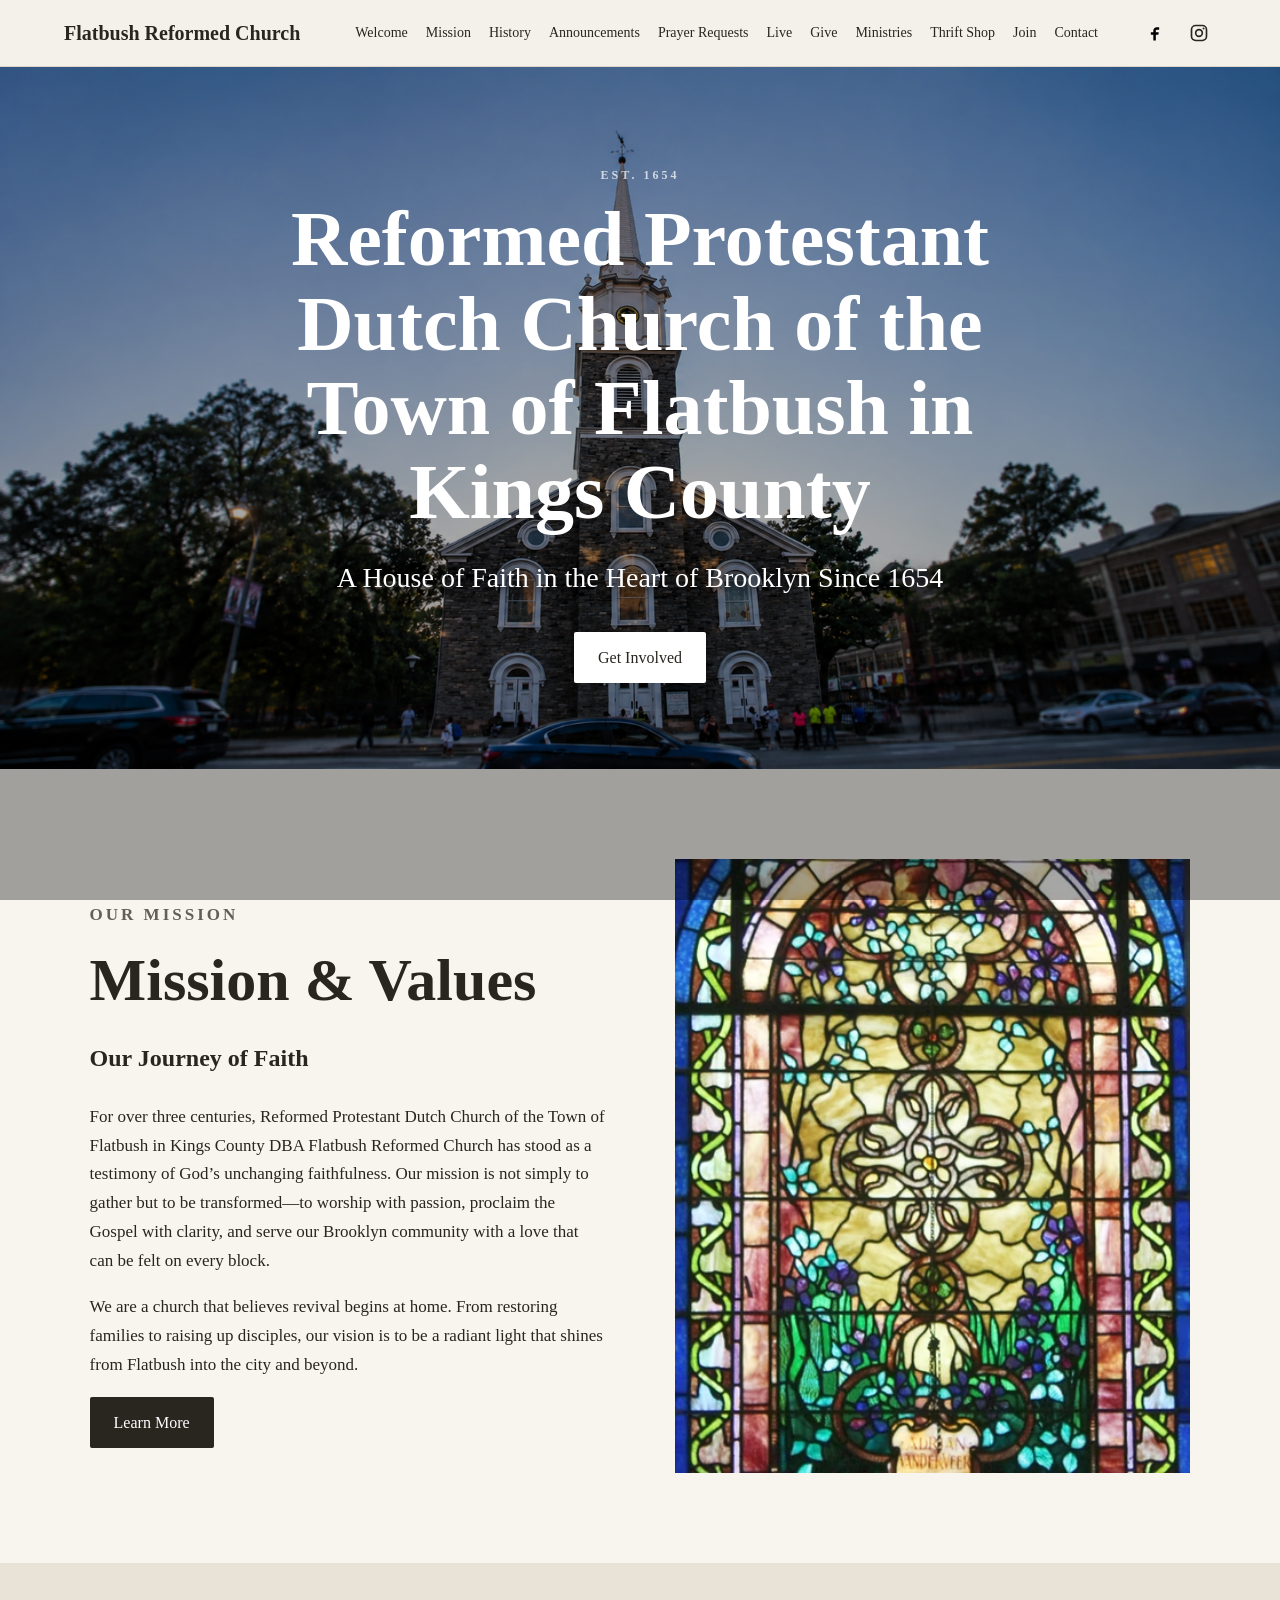
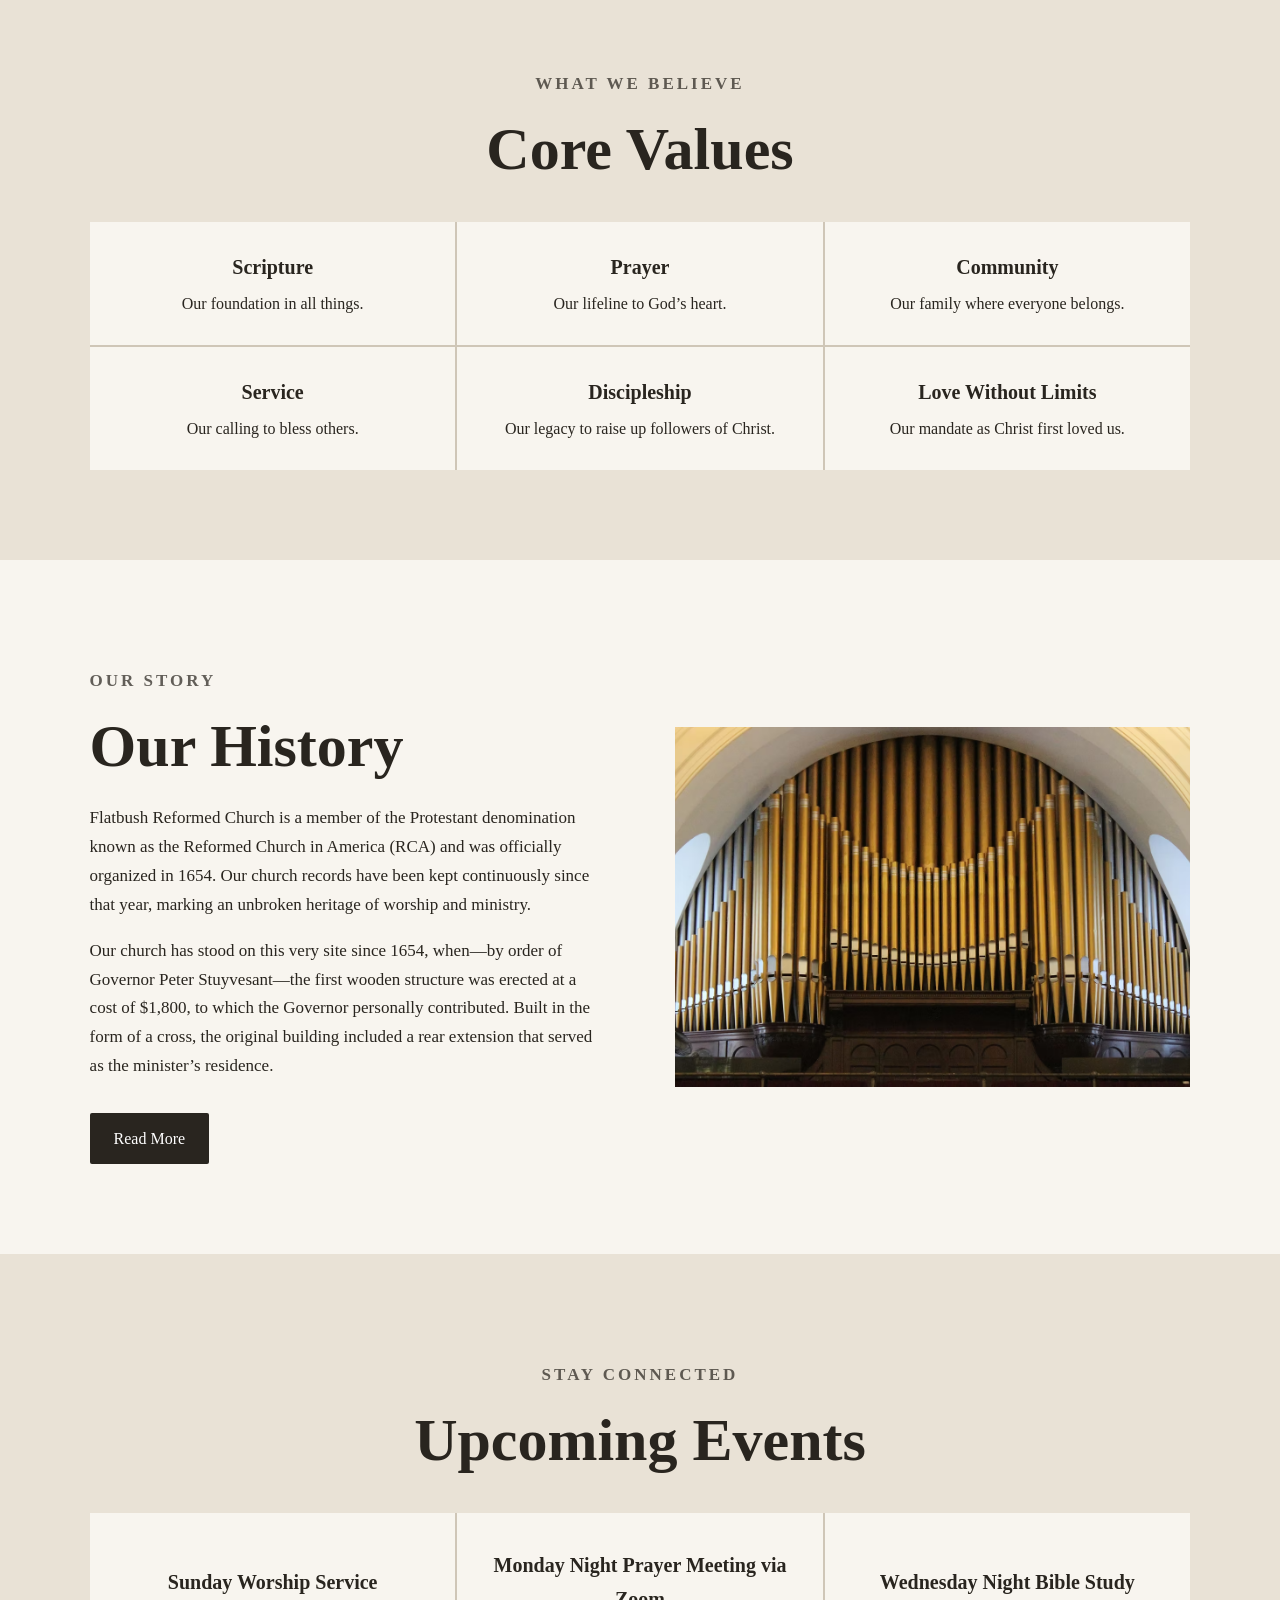
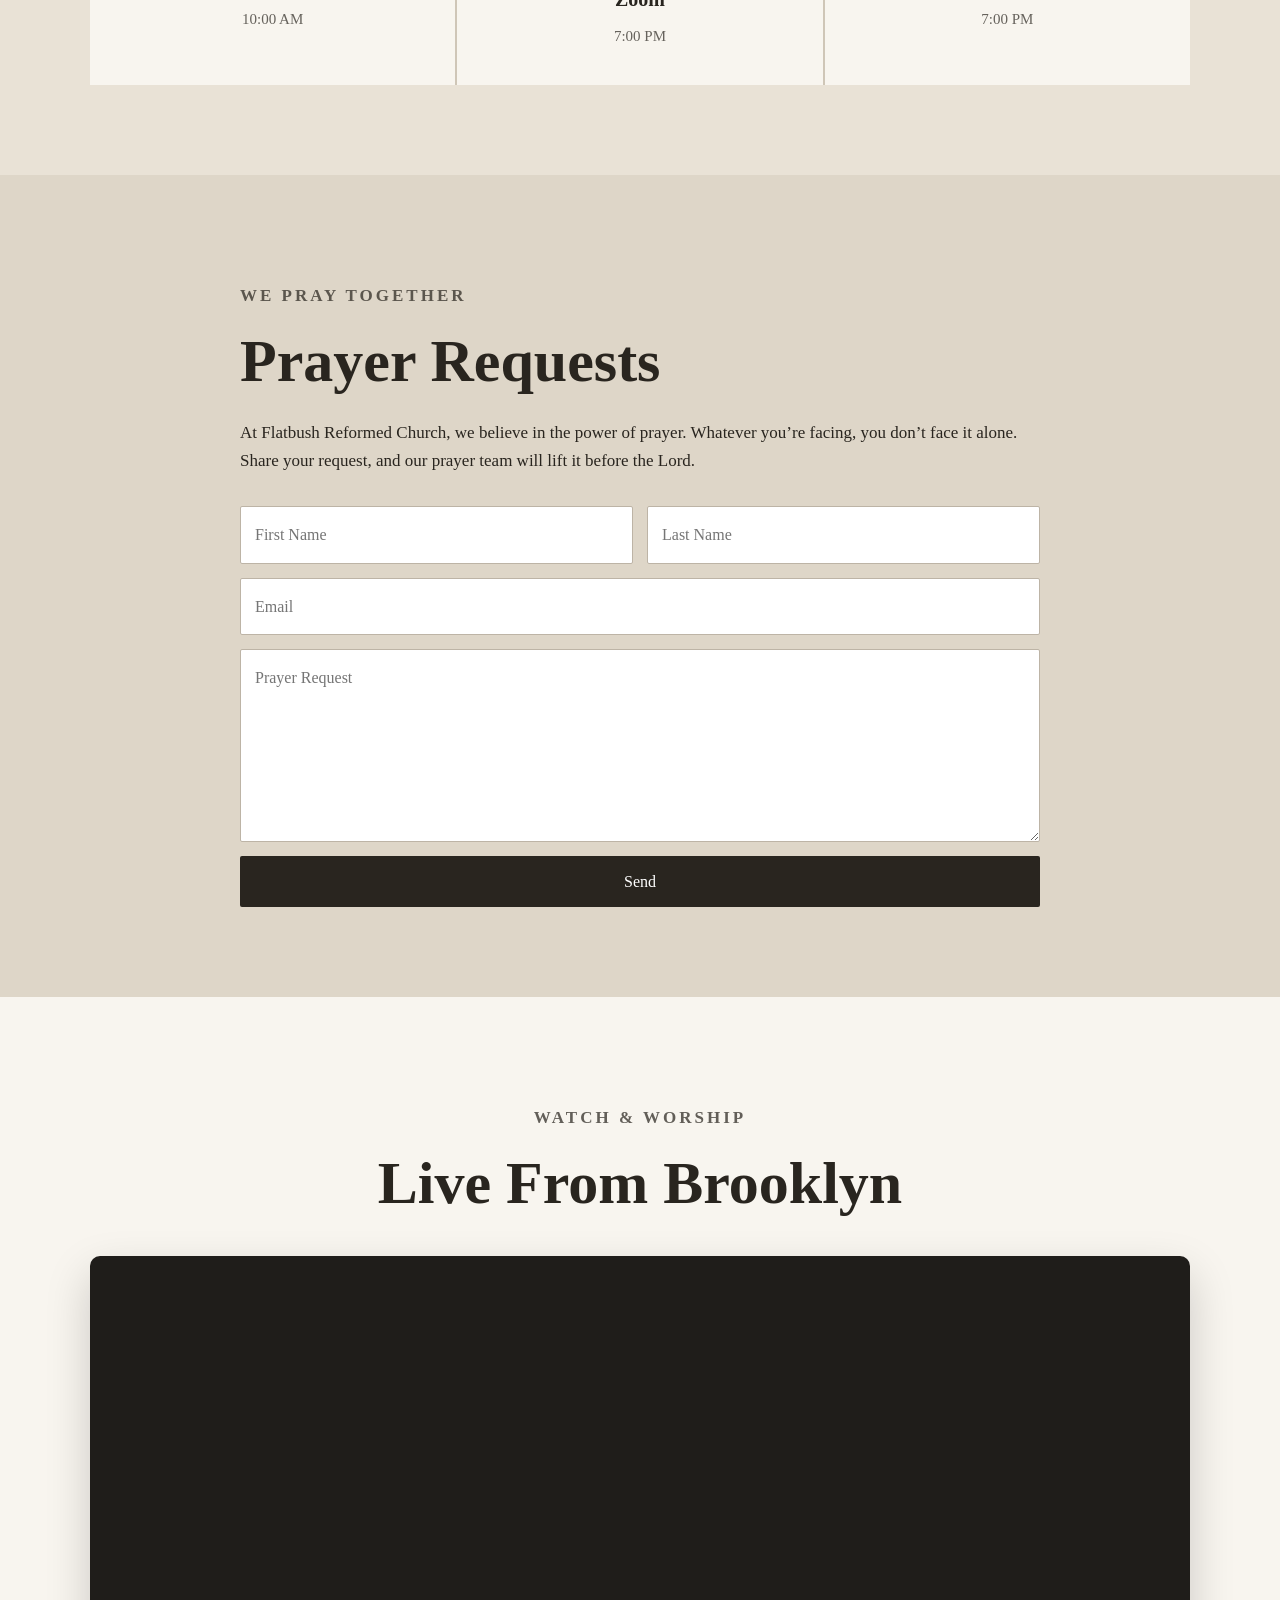
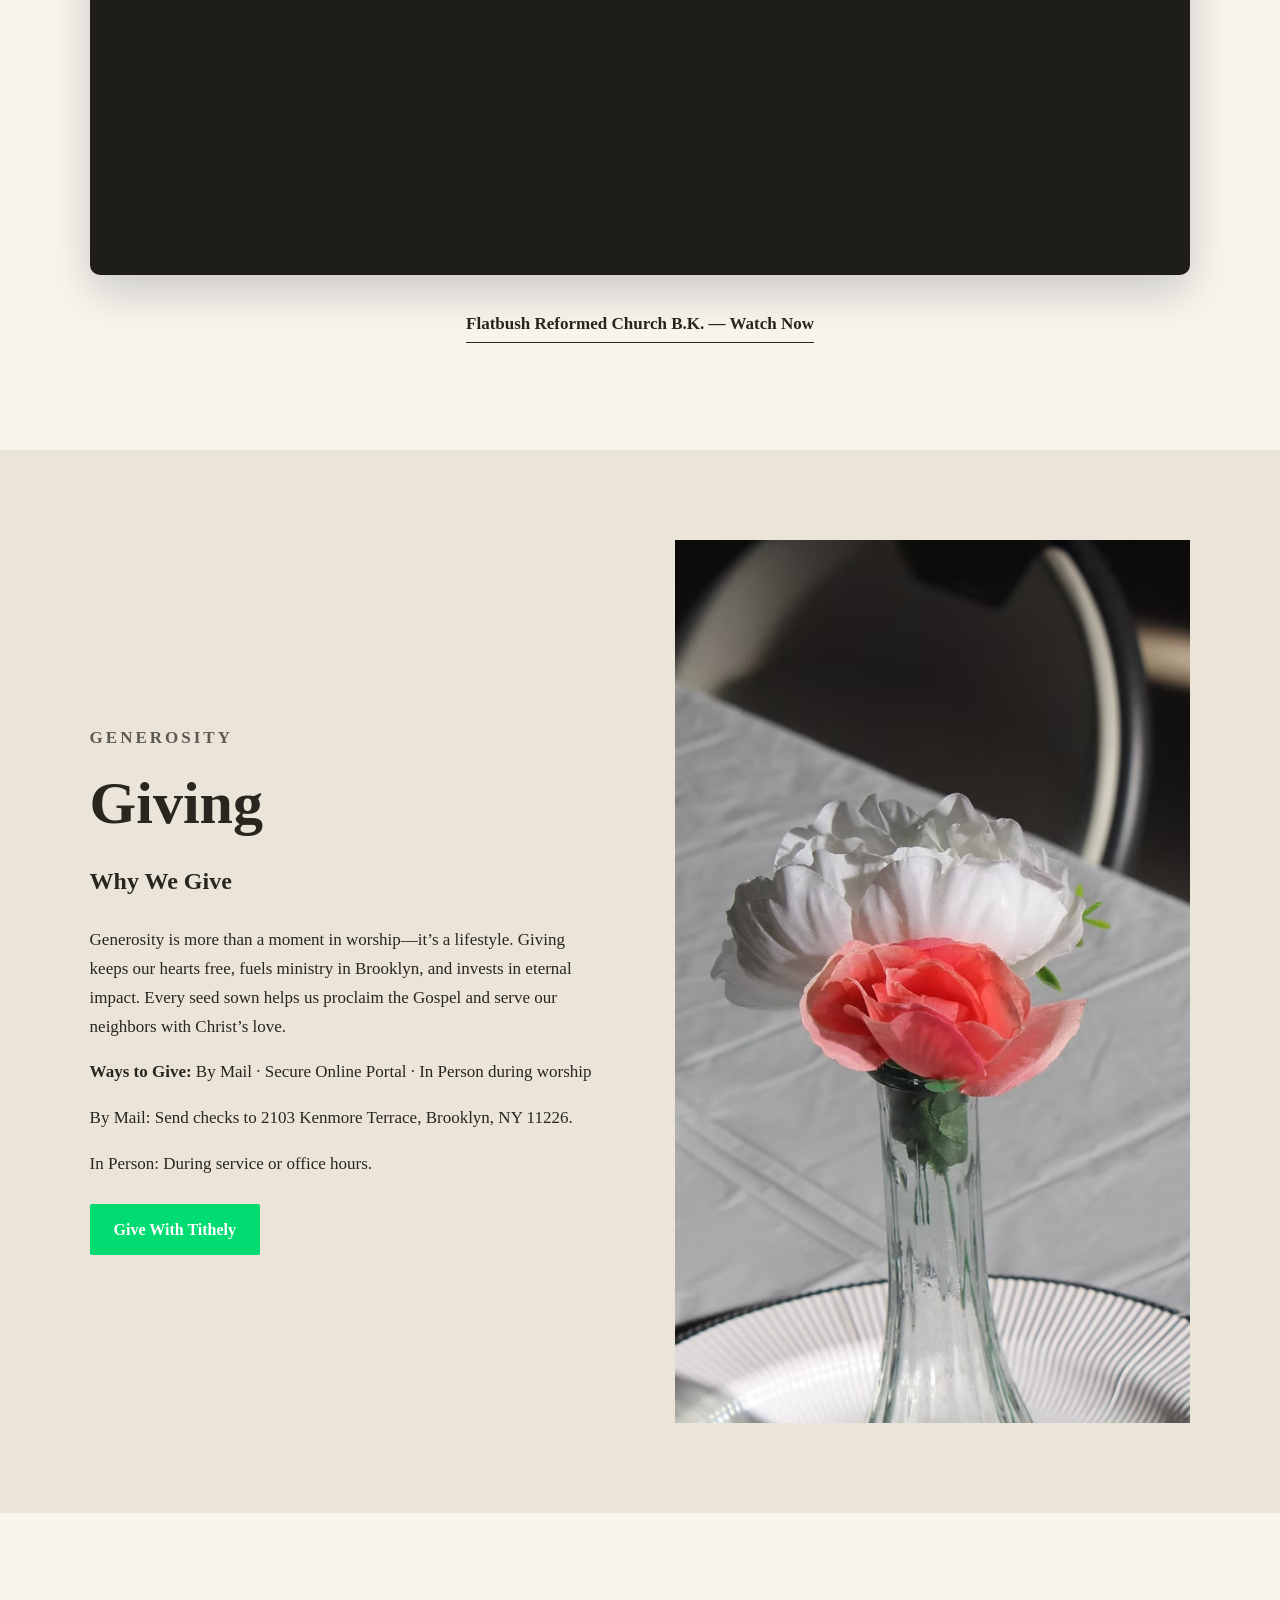
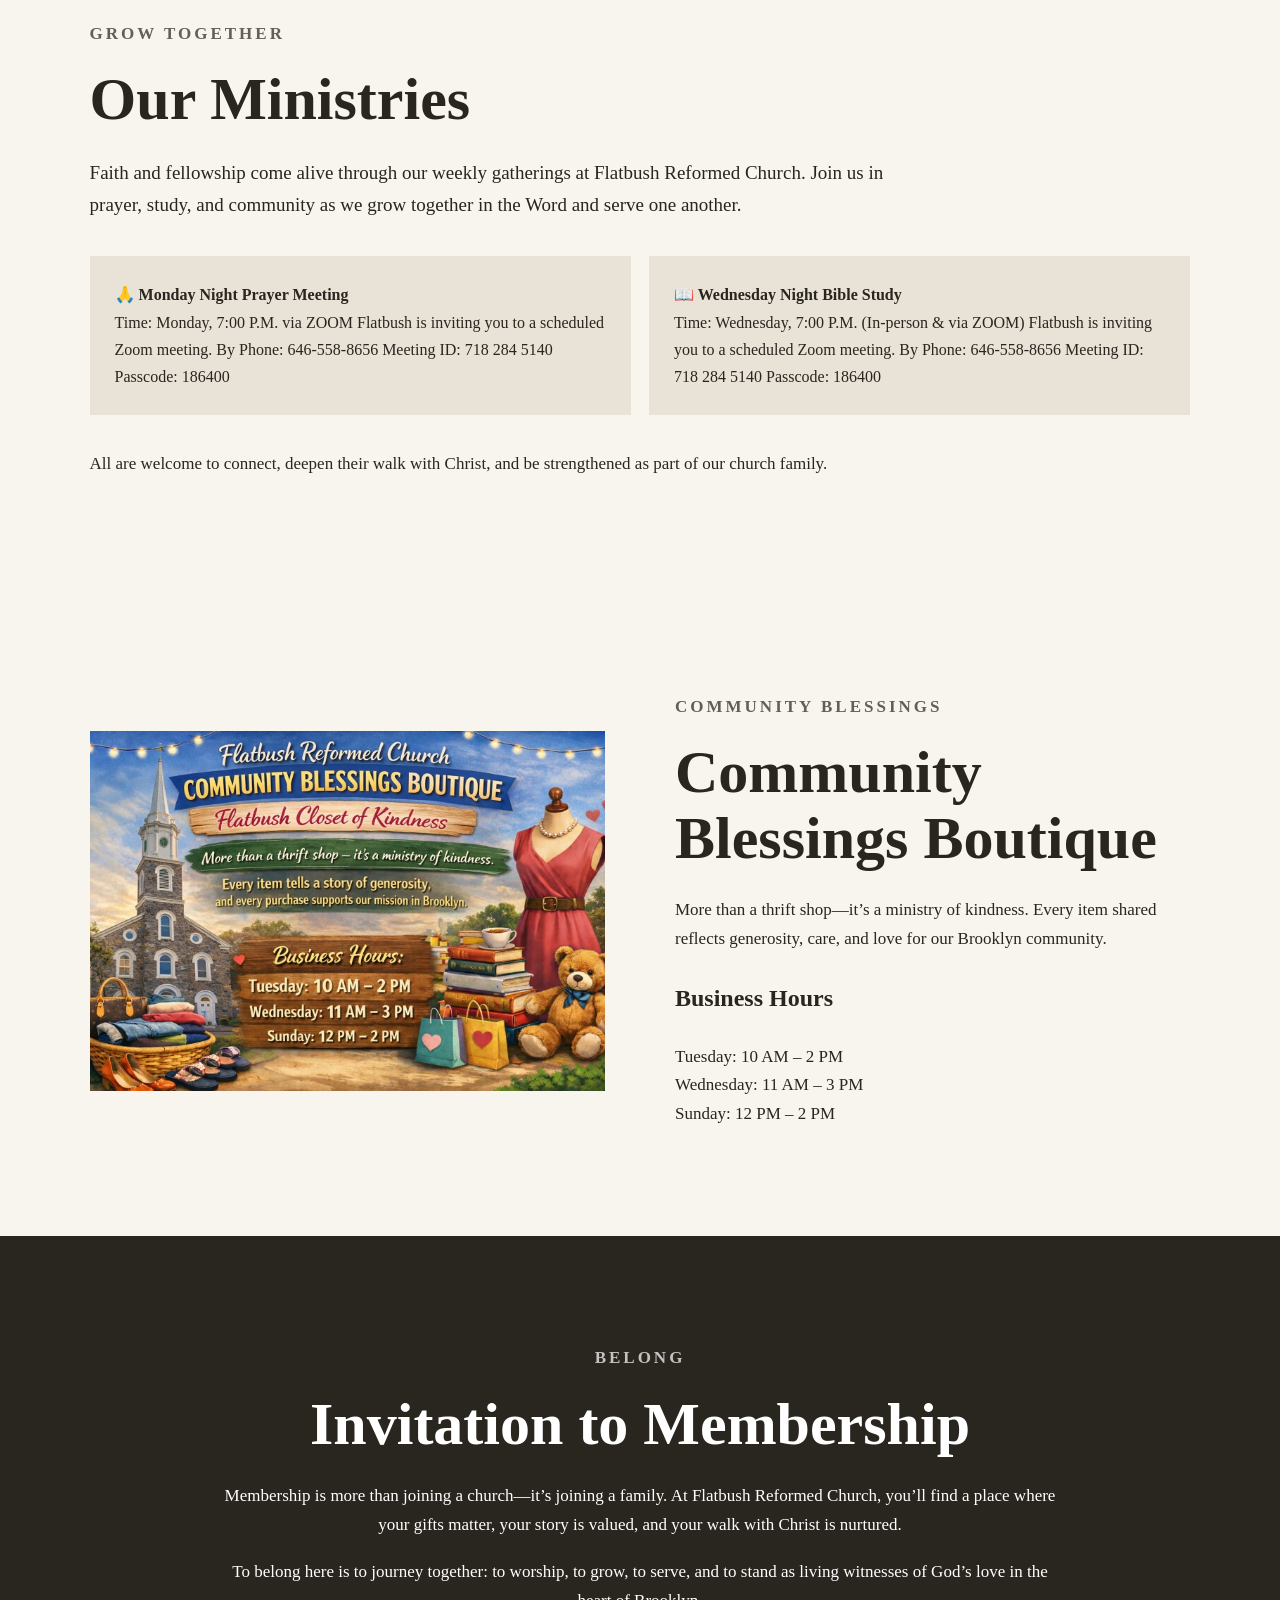
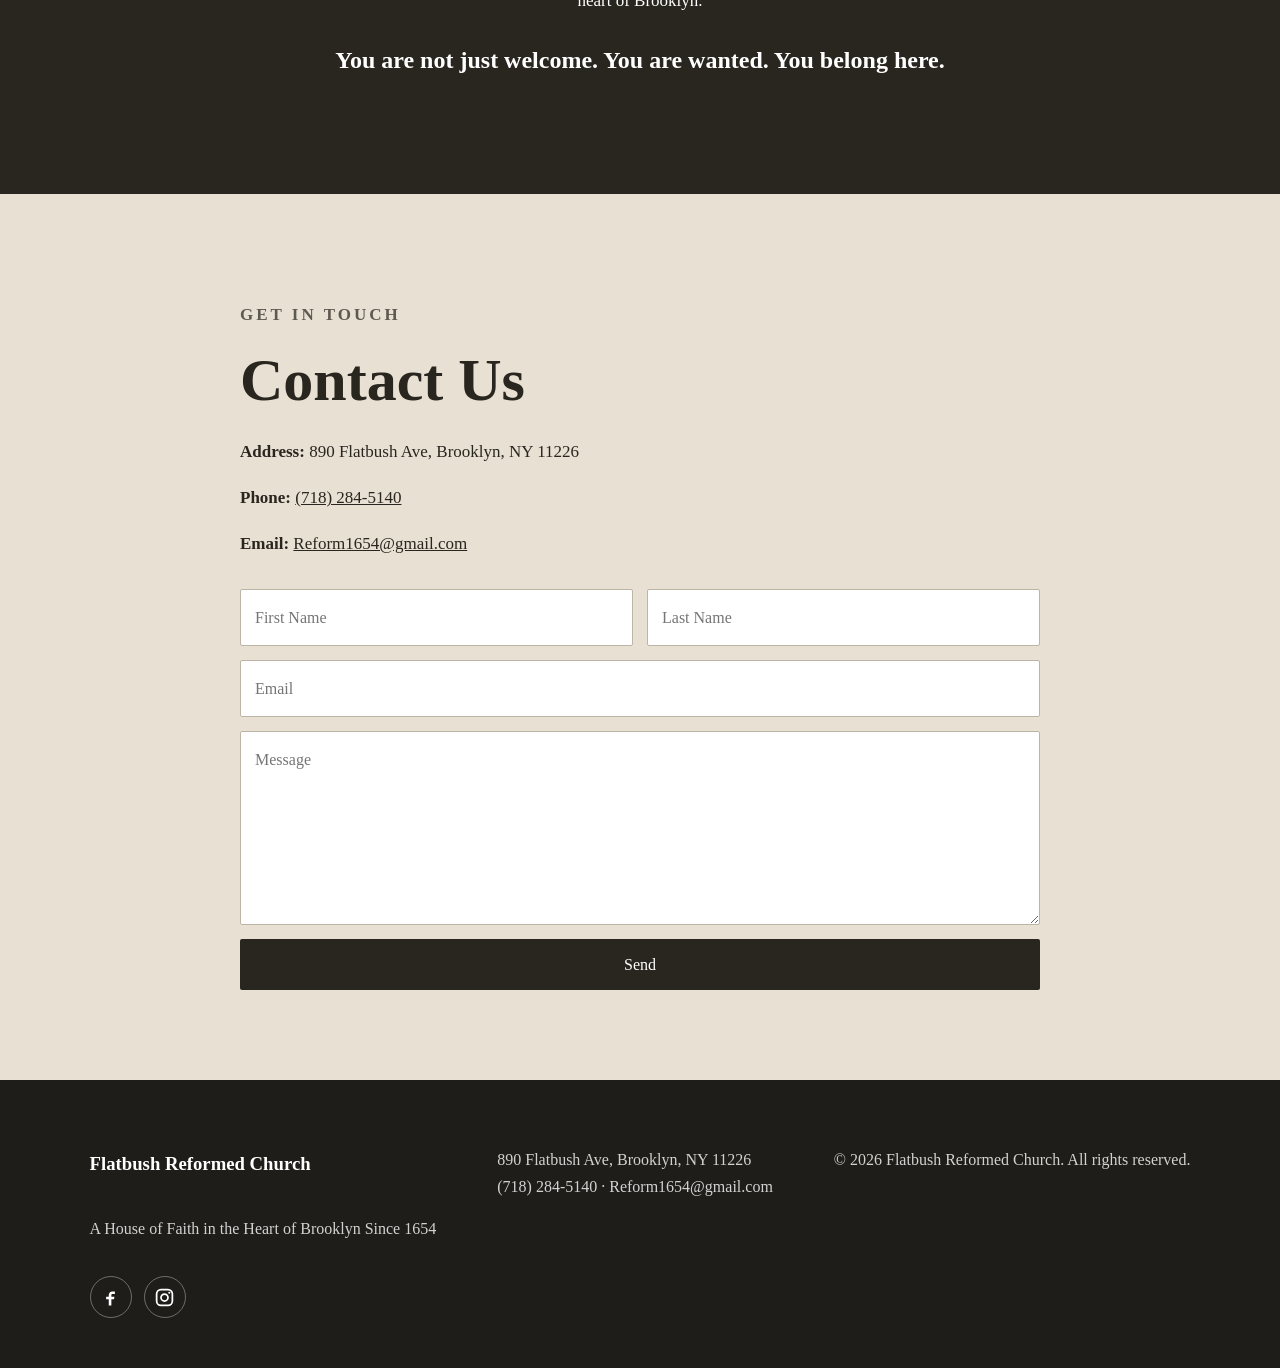
<file: index.html>
<!DOCTYPE html>
<html lang="en">
<head>
  <meta charset="UTF-8">
  <meta name="viewport" content="width=device-width, initial-scale=1.0">
  <meta name="description" content="Flatbush Reformed Church — A House of Faith in the Heart of Brooklyn Since 1654.">
  <title>Flatbush Reformed Church</title>
  <link rel="stylesheet" href="style.css">
  <script 
  src="https://www.paypal.com/sdk/js?client-id=BAAwhDmvGGTH9ZdEISreVaonYa-EAsU48Jk8GW_Mlp2YmXoyKG6aj04fv0CQ9r_OIMmAckM2yUxSSQhewE&components=hosted-buttons&enable-funding=venmo&currency=USD">
</script>
</head>
<body>
<header class="site-header">
  <a class="logo" href="#welcome">Flatbush Reformed Church</a>

  <button class="menu-toggle" aria-label="Open menu">☰</button>

  <nav>
    <a href="#welcome">Welcome</a>
    <a href="#mission">Mission</a>
    <a href="#history">History</a>
    <a href="#announcements">Announcements</a>
    <a href="#prayer">Prayer Requests</a>
    <a href="#live">Live</a>
    <a href="#give">Give</a>
    <a href="#ministries">Ministries</a>
    <a href="#boutique">Thrift Shop</a>
    <a href="#join">Join</a>
    <a href="#contact">Contact</a>
  </nav>

  <div class="header-socials">

    <!-- Facebook -->
    <a
      href="https://www.facebook.com/FlatbushReformedChurch"
      target="_blank"
      rel="noopener noreferrer"
      aria-label="Facebook">

      <svg viewBox="0 0 24 24">
        <path d="M14 8h3V5h-3c-2.2 0-4 1.8-4 4v2H7v3h3v7h3v-7h3l.5-3H13V9c0-.6.4-1 1-1z"/>
      </svg>

    </a>

    <!-- Instagram -->
    <a
      href="https://www.instagram.com/flatbushreformedchurch/"
      target="_blank"
      rel="noopener noreferrer"
      aria-label="Instagram">

      <svg viewBox="0 0 24 24">
        <rect x="3" y="3" width="18" height="18" rx="5"
              fill="none" stroke="currentColor" stroke-width="2"/>
        <circle cx="12" cy="12" r="4"
                fill="none" stroke="currentColor" stroke-width="2"/>
        <circle cx="17.5" cy="6.5" r="1.2"
                fill="currentColor"/>
      </svg>

    </a>

  </div>
</header>

<main>
<section id="welcome" class="hero">
  <div class="overlay">
    <p class="eyebrow">EST. 1654</p>
    <h1>Reformed Protestant Dutch Church of the Town of Flatbush in Kings County</h1>
    <p>A House of Faith in the Heart of Brooklyn Since 1654</p>
    <a class="button" href="#mission">Get Involved</a>
  </div>
</section>

<section id="mission" class="section two-col">
  <div>
    <p class="eyebrow">OUR MISSION</p>
    <h2>Mission &amp; Values</h2>
    <h3>Our Journey of Faith</h3>
    <p>For over three centuries, Reformed Protestant Dutch Church of the Town of Flatbush in Kings County DBA Flatbush Reformed Church has stood as a testimony of God’s unchanging faithfulness. Our mission is not simply to gather but to be transformed—to worship with passion, proclaim the Gospel with clarity, and serve our Brooklyn community with a love that can be felt on every block.</p>
    <p>We are a church that believes revival begins at home. From restoring families to raising up disciples, our vision is to be a radiant light that shines from Flatbush into the city and beyond.</p>
    <a class="button dark" href="#history">Learn More</a>
  </div>
  <div class="image-card"><img src="images/mission.avif" alt="Flatbush Reformed Church"></div>
</section>

<section class="section values">
  <p class="eyebrow">WHAT WE BELIEVE</p>
  <h2>Core Values</h2>
  <div class="value-grid">
    <div><b>Scripture</b><span>Our foundation in all things.</span></div>
    <div><b>Prayer</b><span>Our lifeline to God’s heart.</span></div>
    <div><b>Community</b><span>Our family where everyone belongs.</span></div>
    <div><b>Service</b><span>Our calling to bless others.</span></div>
    <div><b>Discipleship</b><span>Our legacy to raise up followers of Christ.</span></div>
    <div><b>Love Without Limits</b><span>Our mandate as Christ first loved us.</span></div>
  </div>
</section>

<section id="history" class="section two-col history">
  <div>
    <p class="eyebrow">OUR STORY</p>
    <h2>Our History</h2>


<p>Flatbush Reformed Church is a member of the Protestant denomination known as the Reformed Church in America (RCA) and was officially organized in 1654. Our church records have been kept continuously since that year, marking an unbroken heritage of worship and ministry.</p>

<p>Our church has stood on this very site since 1654, when—by order of Governor Peter Stuyvesant—the first wooden structure was erected at a cost of $1,800, to which the Governor personally contributed. Built in the form of a cross, the original building included a rear extension that served as the minister’s residence.</p>

<div id="more-history" class="more-history">
  <h3>Early Church Buildings</h3>

  <p><strong>1699:</strong> The first wooden church was replaced by a stone structure measuring 65 by 50 feet, built in the form of a square. A central cupola housed a bell, which was tolled from the center of the auditorium. In worship, men and women sat separately—women in the center seats, men around the perimeter. During this period, the tradition began of burying members beneath the church. This second building stood during the American Revolution, and its bell was used to warn of the British approach during the Battle of Long Island.</p>

  <p><strong>1796:</strong> The second structure was removed, and our present sanctuary was built on the same site. Stones from the earlier building were used in the new six-foot-thick foundation. Most of the wall stones were quarried at Hell Gate, the brownstone for the upper courses came from local Brooklyn woods, and the bricks around the doors and windows were imported from Holland as ship ballast. The edifice cost £1,873.7.7.</p>

  <p><strong>1886:</strong> A rear extension was added, providing a choir and organ loft upstairs and a vestry room downstairs.</p>

  <p><strong>1889:</strong> Tiffany memorial windows were installed to honor many of Brooklyn’s earliest families.</p>

  <h3>The Church Bell</h3>

  <p>The current bell was donated in 1796 by Hon. John Vanderbilt, who imported it from Holland. En route, the ship carrying it was seized by the British and taken to Halifax, but the bell was later recovered and brought to Flatbush. It has tolled the death of every U.S. President from George Washington to the present day.</p>

  <h3>A Center of Early Ministry</h3>

  <p>Our original building was the first church erected in what is now Brooklyn, and our site is the oldest continuous church site in Greater New York. In 1784, Flatbush joined five other Reformed congregations—Flatlands, Brooklyn, New Utrecht, Bushwick, and Gravesend—in a collegium, sharing ministers until each had its own pastor in the early 1800s.</p>

  <h3>Pastoral Heritage</h3>

  <p><strong>First minister:</strong> Rev. Johannes Theodorus Polhemus (1654–1676)</p>
  <p><strong>Last minister to preach in Dutch:</strong> Rev. Martinus Schoonmaker (1784–1824), though English began to be introduced in 1792.</p>
  <p><strong>As of 1963:</strong> twenty ministers had served this congregation.</p>

  <h3>Historical Treasures</h3>

  <p>The two chairs in front of the pulpit belonged to Rev. Schoonmaker.</p>

  <p>The original communion beakers—crafted by silversmith Garrett Onclebagh (1663–1733)—are now housed in the Brooklyn Museum.</p>

  <p>The pulpit pall bears an adaptation of the Coat of Arms of the Reformed Church in America, itself inspired by the arms of William of Orange.</p>

  <p>The ten manually operated tower chimes were installed in 1913 in memory of the church’s founders.</p>

  <h3>Additional Buildings</h3>

  <p><strong>Parsonage:</strong> Built in 1853 at 900 Flatbush Avenue; moved to its present location in 1918.</p>

  <p><strong>Church House:</strong> Completed in 1924 for Christian education, Sunday School, and church activities.</p>

  <p><strong>1926 Sanctuary Renovation:</strong> Installed a replica of the original pulpit.</p>

  <h3>Grounds and Cemetery</h3>

  <p>Our grounds, located in the geographical center of Brooklyn, hold over 385 graves, many of which bear the names of families memorialized in Brooklyn’s street names—Bergen, Clarkson, Cortelyou, Ditmas, Duryea, Gerritsen, Livingston, Lefferts, Lott, Martense, Schenck, Vanderveer, Van Siclen, and others. The grounds feature a variety of trees and plantings, many of which were added under the guidance of Dr. C. Stuart Gager, the former curator of the Brooklyn Botanic Garden.</p>

  <p>The Flatbush Reformed Church has had a succession of 24 pastors dating back to 1654, with the Reverend Dr. De Lafayette Awkward becoming the first African American pastor of our Church.</p>

  <h3>Our Denomination</h3>

  <p>The Reformed Church in America traces its roots to the historic Reformed Church in the Netherlands. Our church government is Presbyterian in structure; our worship is semi-liturgical.</p>
</div>

<button class="button dark history-toggle" id="history-toggle" type="button">
  Read More
</button>


  </div>

  <div class="image-card">
    <img src="images/history.avif" alt="Flatbush Reformed Church history">
  </div>
</section>


<section id="announcements" class="section announcements">
  <p class="eyebrow">STAY CONNECTED</p>
  <h2>Upcoming Events</h2>

  <div class="announcement-grid">


<div class="announcement-item">
  <b>Sunday Worship Service</b>
  <span>10:00 AM</span>
</div>

<div class="announcement-item">
  <b> Monday Night Prayer Meeting via Zoom</b>
  <span>7:00 PM</span>
</div>

<div class="announcement-item">
  <b>Wednesday Night Bible Study</b>
  <span>7:00 PM</span>
</div>


  </div>
</section>



<section id="prayer" class="section prayer">
  <div class="narrow">
    <p class="eyebrow">WE PRAY TOGETHER</p><h2>Prayer Requests</h2>
    <p>At Flatbush Reformed Church, we believe in the power of prayer. Whatever you’re facing, you don’t face it alone. Share your request, and our prayer team will lift it before the Lord.</p>
    <form action="https://formsubmit.co/Reform1654@gmail.com" method="POST">
      <input type="hidden" name="_subject" value="New Prayer Request">
      <input type="hidden" name="_captcha" value="false">
      <div class="form-row"><input name="first_name" placeholder="First Name" required><input name="last_name" placeholder="Last Name" required></div>
      <input type="email" name="email" placeholder="Email" required>
      <textarea name="prayer_request" placeholder="Prayer Request" rows="6" required></textarea>
      <button class="button" type="submit">Send</button>
    </form>
  </div>
</section>

<section id="live" class="section live-section">

  <p class="eyebrow">WATCH &amp; WORSHIP</p>
  <h2>Live From Brooklyn</h2>

  <div class="video-container">
    <iframe
      src="https://www.youtube.com/embed/JN8r3rY0G1Q?si=e1QvzheTCYG4hj9q"
      title="Flatbush Reformed Church Service 11/1/26
      allow="accelerometer; autoplay; clipboard-write; encrypted-media; gyroscope; picture-in-picture; web-share"
      allowfullscreen>
    </iframe>
  </div>

  <p>
    <a
      class="text-link"
      href="https://www.youtube.com/watch?v=JN8r3rY0G1Q"
      target="_blank"
      rel="noopener">
      Flatbush Reformed Church B.K. — Watch Now
    </a>
  </p>

</section>

<section id="give" class="section give two-col">
  <div>
    <p class="eyebrow">GENEROSITY</p>
    <h2>Giving</h2>
    <h3>Why We Give</h3>

    <p>
      Generosity is more than a moment in worship—it’s a lifestyle.
      Giving keeps our hearts free, fuels ministry in Brooklyn, and invests
      in eternal impact. Every seed sown helps us proclaim the Gospel and
      serve our neighbors with Christ’s love.
    </p>

    <p>
      <b>Ways to Give:</b> By Mail · Secure Online Portal · In Person during worship
    </p>

    <p>By Mail: Send checks to 2103 Kenmore Terrace, Brooklyn, NY 11226.</p>

    <p>In Person: During service or office hours.</p>

    <!-- GIVING BUTTONS -->
    <div class="giving-buttons">

      <!-- TITHELY -->
      <a
        class="button tithely-button"
        href="https://give.tithe.ly/?formId=46b1e474-6ae3-470d-931b-d98598cbe356"
        target="_blank"
        rel="noopener">
        Give With Tithely
      </a>

      <!-- PAYPAL -->
      <div id="paypal-container-CA2TDRXFJ5VLU"></div>

    </div>

  </div>

  <div class="image-card">
    <img src="images/giving.avif" alt="Flatbush Reformed Church">
  </div>
</section>



<section id="ministries" class="section">
  <p class="eyebrow">GROW TOGETHER</p><h2>Our Ministries</h2>
  <p class="lead">Faith and fellowship come alive through our weekly gatherings at Flatbush Reformed Church. Join us in prayer, study, and community as we grow together in the Word and serve one another.</p>
  <div class="schedule">
    <div><b>🙏 Monday Night Prayer Meeting</b><span>Time: Monday, 7:00 P.M. via ZOOM Flatbush is inviting you to a scheduled Zoom meeting. By Phone: 646-558-8656 Meeting ID: 718 284 5140 Passcode: 186400</span></div>
    <div><b>📖 Wednesday Night Bible Study</b><span>Time: Wednesday, 7:00 P.M. (In-person & via ZOOM) Flatbush is inviting you to a scheduled Zoom meeting. By Phone: 646-558-8656 Meeting ID: 718 284 5140 Passcode: 186400</span></div>
  </div>
  <p>All are welcome to connect, deepen their walk with Christ, and be strengthened as part of our church family.</p>
</section>

<section id="boutique" class="section two-col boutique">
  <div class="image-card"><img src="images/boutique.jpeg" alt="Community Blessings Boutique"></div>
  <div><p class="eyebrow">COMMUNITY BLESSINGS</p><h2>Community Blessings Boutique</h2>
    <p>More than a thrift shop—it’s a ministry of kindness. Every item shared reflects generosity, care, and love for our Brooklyn community.</p>
    <h3>Business Hours</h3><p>Tuesday: 10 AM – 2 PM<br>Wednesday: 11 AM – 3 PM<br>Sunday: 12 PM – 2 PM</p>
  </div>
</section>

<section id="join" class="section centered join">
  <p class="eyebrow">BELONG</p><h2>Invitation to Membership</h2>
  <p>Membership is more than joining a church—it’s joining a family. At Flatbush Reformed Church, you’ll find a place where your gifts matter, your story is valued, and your walk with Christ is nurtured.</p>
  <p>To belong here is to journey together: to worship, to grow, to serve, and to stand as living witnesses of God’s love in the heart of Brooklyn.</p>
  <h3>You are not just welcome. You are wanted. You belong here.</h3>
</section>

<section id="contact" class="section contact">
  <div class="narrow">
    <p class="eyebrow">GET IN TOUCH</p><h2>Contact Us</h2>
    <p><b>Address:</b> 890 Flatbush Ave, Brooklyn, NY 11226</p>
    <p><b>Phone:</b> <a href="tel:+17182845140">(718) 284-5140</a></p>
    <p><b>Email:</b> <a href="mailto:Reform1654@gmail.com">Reform1654@gmail.com</a></p>
    <form action="https://formsubmit.co/Reform1654@gmail.com" method="POST">
      <input type="hidden" name="_subject" value="New Contact Message">
      <input type="hidden" name="_captcha" value="false">
      <div class="form-row"><input name="first_name" placeholder="First Name" required><input name="last_name" placeholder="Last Name" required></div>
      <input type="email" name="email" placeholder="Email" required>
      <textarea name="message" placeholder="Message" rows="6" required></textarea>
      <button class="button" type="submit">Send</button>
    </form>
  </div>
</section>
</main>

<footer>
  <div class="footer-brand">
    <h3>Flatbush Reformed Church</h3>
    <p>A House of Faith in the Heart of Brooklyn Since 1654</p>

    <div class="social-icons">
      <a
        href="https://www.facebook.com/FlatbushReformedChurch"
        target="_blank"
        rel="noopener noreferrer"
        aria-label="Facebook">
        <svg viewBox="0 0 24 24" aria-hidden="true">
          <path d="M14 8h3V5h-3c-2.2 0-4 1.8-4 4v2H7v3h3v7h3v-7h3l.5-3H13V9c0-.6.4-1 1-1z"/>
        </svg>
      </a>

      <a
        href="https://www.instagram.com/flatbushreformedchurch/"
        target="_blank"
        rel="noopener noreferrer"
        aria-label="Instagram">
        <svg viewBox="0 0 24 24" aria-hidden="true">
          <rect x="3" y="3" width="18" height="18" rx="5"
                fill="none" stroke="currentColor" stroke-width="2"/>
          <circle cx="12" cy="12" r="4"
                  fill="none" stroke="currentColor" stroke-width="2"/>
          <circle cx="17.5" cy="6.5" r="1.2"
                  fill="currentColor"/>
        </svg>
      </a>
    </div>
  </div>

  <p>
    890 Flatbush Ave, Brooklyn, NY 11226<br>
    (718) 284-5140 · Reform1654@gmail.com
  </p>

  <p>© 2026 Flatbush Reformed Church. All rights reserved.</p>
</footer>
<script>
  paypal.HostedButtons({
    hostedButtonId: "CA2TDRXFJ5VLU",
  }).render("#paypal-container-CA2TDRXFJ5VLU");
</script>
<script src="script.js"></script>
</body>
</html>
</file>
<file: style.css>
*{box-sizing:border-box}html{scroll-behavior:smooth}body{margin:0;font-family:Georgia,"Times New Roman",serif;color:#29251f;background:#f8f5ef;line-height:1.7}a{color:inherit}.site-header{position:sticky;top:0;z-index:20;background:rgba(248,245,239,.96);backdrop-filter:blur(8px);display:flex;align-items:center;justify-content:space-between;padding:16px 5%;border-bottom:1px solid #ddd5c7}.logo{font-size:20px;font-weight:700;text-decoration:none;max-width:260px}.site-header nav{display:flex;gap:18px;align-items:center;flex-wrap:wrap;justify-content:flex-end}.site-header nav a{text-decoration:none;font-size:14px}.site-header nav a:hover,.text-link:hover{opacity:.6}.menu-toggle{display:none;background:none;border:0;font-size:26px}.hero{min-height:78vh;background:linear-gradient(90deg,rgba(20,18,15,.78),rgba(20,18,15,.22)),url("images/hero.jpg") center/cover;display:grid;place-items:center;text-align:center;color:white}.overlay{max-width:850px;padding:40px}.hero h1{font-size:clamp(42px,7vw,78px);line-height:1.08;margin:10px 0}.hero p:not(.eyebrow){  font-size: clamp(20px, 3vw, 28px);font-weight: 500;text-shadow:0 2px 8px rgba(0, 0, 0, 0.75),0 0 18px rgba(0, 0, 0, 0.35);max-width: 750px;margin: 20px auto 30px;}.eyebrow{font-size:12px;letter-spacing:3px;font-weight:700;text-transform:uppercase;opacity:.72}.button{display:inline-block;border:0;background:#29251f;color:#fff;text-decoration:none;padding:12px 24px;border-radius:2px;font:inherit;cursor:pointer}.hero .button{background:#fff;color:#29251f}.button.dark{background:#29251f}.section{padding:90px 7%;max-width:1400px;margin:auto}.two-col{display:grid;grid-template-columns:1fr 1fr;gap:70px;align-items:center}.section h2{font-size:clamp(36px,5vw,60px);line-height:1.1;margin:5px 0 25px}.section h3{font-size:24px}.section p{font-size:17px}.image-card{overflow:hidden;min-height:360px;background:#ddd}.image-card img{width:100%;height:100%;min-height:360px;object-fit:cover;display:block}.values{background:#e9e2d6;max-width:none;text-align:center}.value-grid{max-width:1100px;margin:40px auto 0;display:grid;grid-template-columns:repeat(3,1fr);gap:2px;background:#cfc6b7}.value-grid div{background:#f8f5ef;padding:28px 20px;display:flex;flex-direction:column}.value-grid b{font-size:20px;margin-bottom:6px}.history{background:#f8f5ef}.centered{text-align:center;max-width:1000px}.prayer{background:#ded6c8;max-width:none}.narrow{max-width:800px;margin:auto}.form-row{display:grid;grid-template-columns:1fr 1fr;gap:14px}form{display:grid;gap:14px;margin-top:30px}input,textarea{width:100%;padding:14px;border:1px solid #bdb4a6;background:#fff;font:inherit;border-radius:2px}textarea{resize:vertical}.give{background:#ebe4d8;max-width:none}.lead{max-width:800px;font-size:19px!important}.schedule{display:grid;grid-template-columns:1fr 1fr;gap:18px;margin:35px 0}.schedule div{padding:25px;background:#e9e2d6;display:flex;flex-direction:column}.boutique{background:#f8f5ef}.join{max-width:none;background:#29251f;color:white}.join p{max-width:850px;margin:18px auto}.contact{max-width:none;background:#e8e0d3}footer{background:#1f1d1a;color:#fff;padding:50px 7%;display:flex;justify-content:space-between;gap:40px;flex-wrap:wrap}footer p{opacity:.8}@media(max-width:900px){.site-header nav{display:none;position:absolute;top:70px;left:0;right:0;background:#f8f5ef;padding:20px;flex-direction:column;align-items:flex-start;border-bottom:1px solid #ddd5c7}.site-header nav.open{display:flex}.menu-toggle{display:block}.two-col {grid-template-columns: 1fr}.value-grid{grid-template-columns:1fr 1fr}.schedule{grid-template-columns:1fr}.section{padding:65px 6%}}@media(max-width:550px){.value-grid,.form-row{grid-template-columns:1fr}.hero{min-height:70vh}.hero h1{font-size:43px}.site-header{padding:14px 5%}}

.hero {
  background-image: url("images/church.png");
  background-size: cover;
  background-position: center;
  background-repeat: no-repeat;
  
}

.hero::before {
  content: "";
  position: absolute;
  inset: 0;
  background: rgba(0, 0, 0, 0.35);
}

.hero .overlay {
  position: relative;
  z-index: 1;
}



/* =========================
   YOUTUBE VIDEO
========================= */

.live-section {
  text-align: center;
  max-width: 1400px;
}

.video-container {
  width: 100%;
  max-width: 1100px;
  margin: 40px auto 30px;
  position: relative;
  aspect-ratio: 16 / 9;
  overflow: hidden;
  border-radius: 10px;
  background: #1f1d1a;
  box-shadow: 0 18px 45px rgba(0, 0, 0, 0.18);
}

.video-container iframe {
  position: absolute;
  top: 0;
  left: 0;
  width: 100%;
  height: 100%;
  border: 0;
  display: block;
}

.live-section .text-link {
  display: inline-block;
  margin-top: 5px;
  font-weight: 700;
  text-decoration: none;
  border-bottom: 1px solid currentColor;
  padding-bottom: 3px;
}

/* =========================
   ANNOUNCEMENTS
========================= */

.announcements {
  max-width: none;
  text-align: center;
  background: #e9e2d6;
}

.announcement-grid {
  max-width: 1100px;
  margin: 40px auto 0;
  display: grid;
  grid-template-columns: repeat(3, 1fr);
  gap: 2px;
  background: #cfc6b7;
}

.announcement-item {
  background: #f8f5ef;
  padding: 35px 25px;
  min-height: 150px;
  display: flex;
  flex-direction: column;
  justify-content: center;
}

.announcement-item b {
  font-size: 20px;
  margin-bottom: 8px;
}

.announcement-item span {
  font-size: 15px;
  opacity: 0.7;
}

@media (max-width: 900px) {
  .announcement-grid {
    grid-template-columns: 1fr;
  }
}/* =========================
   ANNOUNCEMENTS
========================= */

.announcements {
  max-width: none;
  text-align: center;
  background: #e9e2d6;
}

.announcement-grid {
  max-width: 1100px;
  margin: 40px auto 0;
  display: grid;
  grid-template-columns: repeat(3, 1fr);
  gap: 2px;
  background: #cfc6b7;
}

.announcement-item {
  background: #f8f5ef;
  padding: 35px 25px;
  min-height: 150px;
  display: flex;
  flex-direction: column;
  justify-content: center;
}

.announcement-item b {
  font-size: 20px;
  margin-bottom: 8px;
}

.announcement-item span {
  font-size: 15px;
  opacity: 0.7;
}

@media (max-width: 900px) {
  .announcement-grid {
    grid-template-columns: 1fr;
  }
}


/* =========================
   GIVING BUTTONS
========================= */

.giving-buttons {
  display: flex;
  align-items: center;
  gap: 18px;
  margin-top: 25px;
  flex-wrap: wrap;
}

.tithely-button {
  background: #00DB72;
  color: white;
  font-weight: bold;
}

.tithely-button:hover {
  opacity: 0.9;
}

/* PayPal container */
#paypal-container-CA2TDRXFJ5VLU {
  min-width: 150px;
}

/* =========================
   HISTORY READ MORE
========================= */

.more-history {
  display: none;
  margin-top: 25px;
}

.more-history.show {
  display: block;
}

.more-history h3 {
  margin-top: 30px;
  margin-bottom: 10px;
}

.history-toggle {
  margin-top: 15px;
}

/* =========================
   SOCIAL MEDIA ICONS
========================= */

.footer-brand {
  display: flex;
  flex-direction: column;
}

.social-icons {
  display: flex;
  gap: 12px;
  margin-top: 18px;
}

.social-icons a {
  width: 42px;
  height: 42px;
  border: 1px solid rgba(255,255,255,0.35);
  border-radius: 50%;
  display: flex;
  align-items: center;
  justify-content: center;
  color: white;
  text-decoration: none;
  transition: all 0.25s ease;
}

.social-icons svg {
  width: 21px;
  height: 21px;
  fill: currentColor;
}

.social-icons a:hover {
  background: white;
  color: #1f1d1a;
  transform: translateY(-3px);
}

/* =========================
   HEADER SOCIAL ICONS
========================= */

.header-socials {
  display: flex;
  align-items: center;
  gap: 10px;
  margin-left: 20px;
  flex-shrink: 0;
}

.header-socials a {
  width: 34px;
  height: 34px;
  display: flex;
  align-items: center;
  justify-content: center;
  color: #29251f;
  text-decoration: none;
  border-radius: 50%;
  transition: all 0.2s ease;
}

.header-socials svg {
  width: 20px;
  height: 20px;
  display: block;
}

.header-socials a:hover {
  background: #e9e2d6;
  transform: translateY(-2px);
}

/* Keep header navigation and social icons clean */
.site-header {
  gap: 20px;
}

.site-header nav {
  flex: 1;
}

.header-socials {
  flex-shrink: 0;
  white-space: nowrap;
}

/* On smaller screens, hide the desktop navigation/socials */
@media (max-width: 1100px) {
  .site-header nav {
    display: none;
  }

  .header-socials {
    margin-left: auto;
    margin-right: 10px;
  }

  .menu-toggle {
    display: block;
  }
}
</file>
